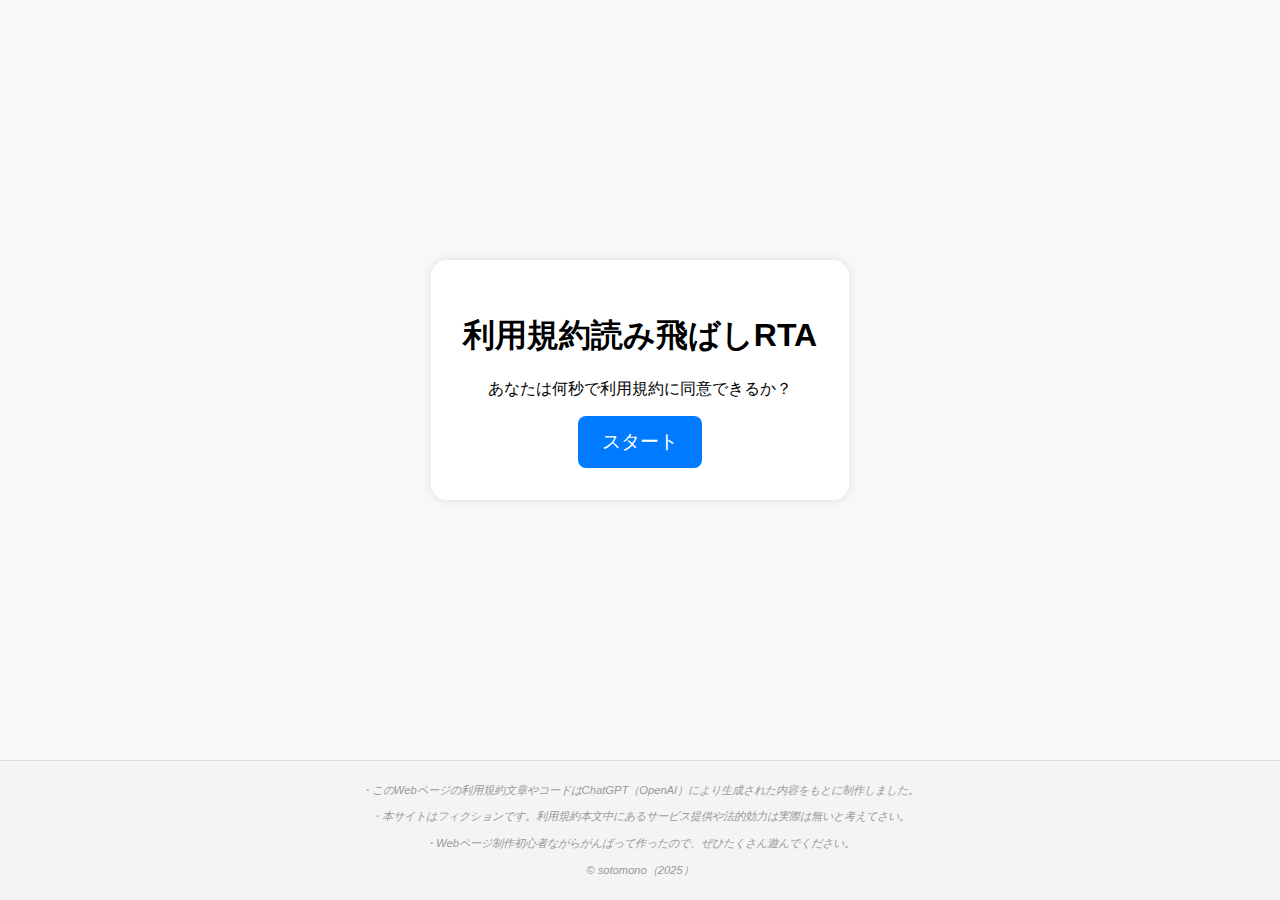
<file: index.html>
<!DOCTYPE html>
<html lang="ja">
<head>
  <meta charset="UTF-8">
  <title>利用規約RTA</title>
  <link rel="stylesheet" href="style-index.css">
</head>

<body>
  <main class="container">
  <div class="content-box">
    <h1>利用規約読み飛ばしRTA</h1>
    <p>あなたは何秒で利用規約に同意できるか？</p>
    <button id="startButton">スタート</button> 
  </div>
</main>

  <footer>
    <p>・このWebページの利用規約文章やコードはChatGPT（OpenAI）により生成された内容をもとに制作しました。</p>
    <p>・本サイトはフィクションです。利用規約本文中にあるサービス提供や法的効力は実際は無いと考えてさい。</p>
    <p>・Webページ制作初心者ながらがんばって作ったので、ぜひたくさん遊んでください。</p>
    <p>© sotomono（2025）</p>
  </footer>

  <script>
    document.getElementById("startButton").addEventListener("click", function () {
      window.location.href = "rta.html";
    });
  </script>
</body>
</html>
</file>
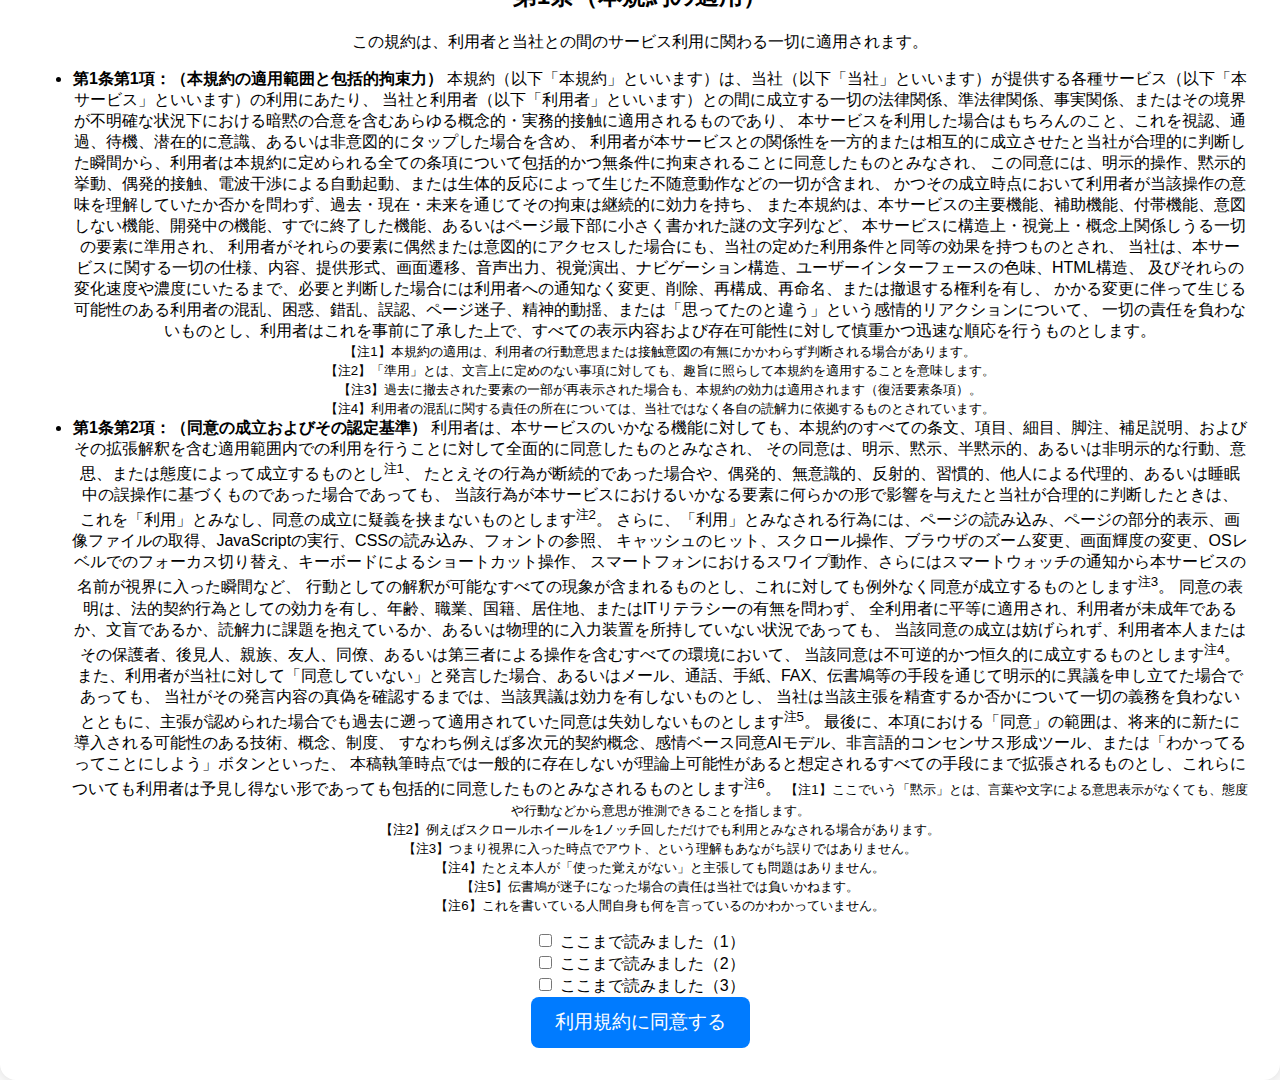
<file: rta.html>
<!DOCTYPE html>
<html lang="ja">

<head>
  <meta charset="UTF-8">
  <title>利用規約読み飛ばしRTA</title>
  <link rel="stylesheet" href="style.css">

  <meta name="viewport" content="width=device-width, initial-scale=1.0">
  <meta name="scroll-restoration" content="manual">
</head>

<body>
  <div class="container">
    <h1>利用規約</h1>
    <p id="timer">経過時間：0.00秒</p>

    <!-- 利用規約本体：ここに17条分貼り付ける -->
    <div id="terms">

      <!-- 第1条の例 -->
      <section id="section1">
           <h2>第1条（本規約の適用）</h2>
           <p>この規約は、利用者と当社との間のサービス利用に関わる一切に適用されます。</p>
           <ul>
             <li><strong>第1条第1項：（本規約の適用範囲と包括的拘束力）</strong>
                  本規約（以下「本規約」といいます）は、当社（以下「当社」といいます）が提供する各種サービス（以下「本サービス」といいます）の利用にあたり、
                  当社と利用者（以下「利用者」といいます）との間に成立する一切の法律関係、準法律関係、事実関係、またはその境界が不明確な状況下における暗黙の合意を含むあらゆる概念的・実務的接触に適用されるものであり、
                  本サービスを利用した場合はもちろんのこと、これを視認、通過、待機、潜在的に意識、あるいは非意図的にタップした場合を含め、
                   利用者が本サービスとの関係性を一方的または相互的に成立させたと当社が合理的に判断した瞬間から、利用者は本規約に定められる全ての条項について包括的かつ無条件に拘束されることに同意したものとみなされ、
                  この同意には、明示的操作、黙示的挙動、偶発的接触、電波干渉による自動起動、または生体的反応によって生じた不随意動作などの一切が含まれ、
                  かつその成立時点において利用者が当該操作の意味を理解していたか否かを問わず、過去・現在・未来を通じてその拘束は継続的に効力を持ち、
                  また本規約は、本サービスの主要機能、補助機能、付帯機能、意図しない機能、開発中の機能、すでに終了した機能、あるいはページ最下部に小さく書かれた謎の文字列など、
                  本サービスに構造上・視覚上・概念上関係しうる一切の要素に準用され、
                  利用者がそれらの要素に偶然または意図的にアクセスした場合にも、当社の定めた利用条件と同等の効果を持つものとされ、
                  当社は、本サービスに関する一切の仕様、内容、提供形式、画面遷移、音声出力、視覚演出、ナビゲーション構造、ユーザーインターフェースの色味、HTML構造、
                  及びそれらの変化速度や濃度にいたるまで、必要と判断した場合には利用者への通知なく変更、削除、再構成、再命名、または撤退する権利を有し、
                  かかる変更に伴って生じる可能性のある利用者の混乱、困惑、錯乱、誤認、ページ迷子、精神的動揺、または「思ってたのと違う」という感情的リアクションについて、
                  一切の責任を負わないものとし、利用者はこれを事前に了承した上で、すべての表示内容および存在可能性に対して慎重かつ迅速な順応を行うものとします。
                  <br>
                  <small>
                      【注1】本規約の適用は、利用者の行動意思または接触意図の有無にかかわらず判断される場合があります。<br>
                      【注2】「準用」とは、文言上に定めのない事項に対しても、趣旨に照らして本規約を適用することを意味します。<br>
                      【注3】過去に撤去された要素の一部が再表示された場合も、本規約の効力は適用されます（復活要素条項）。<br>
                      【注4】利用者の混乱に関する責任の所在については、当社ではなく各自の読解力に依拠するものとされています。
                  </small>
              </li>

             <li><strong>第1条第2項：（同意の成立およびその認定基準）</strong>
                  利用者は、本サービスのいかなる機能に対しても、本規約のすべての条文、項目、細目、脚注、補足説明、およびその拡張解釈を含む適用範囲内での利用を行うことに対して全面的に同意したものとみなされ、
                  その同意は、明示、黙示、半黙示的、あるいは非明示的な行動、意思、または態度によって成立するものとし<sup>注1</sup>、
                  たとえその行為が断続的であった場合や、偶発的、無意識的、反射的、習慣的、他人による代理的、あるいは睡眠中の誤操作に基づくものであった場合であっても、
                  当該行為が本サービスにおけるいかなる要素に何らかの形で影響を与えたと当社が合理的に判断したときは、
                  これを「利用」とみなし、同意の成立に疑義を挟まないものとします<sup>注2</sup>。
                  さらに、「利用」とみなされる行為には、ページの読み込み、ページの部分的表示、画像ファイルの取得、JavaScriptの実行、CSSの読み込み、フォントの参照、
                  キャッシュのヒット、スクロール操作、ブラウザのズーム変更、画面輝度の変更、OSレベルでのフォーカス切り替え、キーボードによるショートカット操作、
                  スマートフォンにおけるスワイプ動作、さらにはスマートウォッチの通知から本サービスの名前が視界に入った瞬間など、
                  行動としての解釈が可能なすべての現象が含まれるものとし、これに対しても例外なく同意が成立するものとします<sup>注3</sup>。
                  同意の表明は、法的契約行為としての効力を有し、年齢、職業、国籍、居住地、またはITリテラシーの有無を問わず、
                  全利用者に平等に適用され、利用者が未成年であるか、文盲であるか、読解力に課題を抱えているか、あるいは物理的に入力装置を所持していない状況であっても、
                  当該同意の成立は妨げられず、利用者本人またはその保護者、後見人、親族、友人、同僚、あるいは第三者による操作を含むすべての環境において、
                  当該同意は不可逆的かつ恒久的に成立するものとします<sup>注4</sup>。
                  また、利用者が当社に対して「同意していない」と発言した場合、あるいはメール、通話、手紙、FAX、伝書鳩等の手段を通じて明示的に異議を申し立てた場合であっても、
                  当社がその発言内容の真偽を確認するまでは、当該異議は効力を有しないものとし、
                  当社は当該主張を精査するか否かについて一切の義務を負わないとともに、主張が認められた場合でも過去に遡って適用されていた同意は失効しないものとします<sup>注5</sup>。
                  最後に、本項における「同意」の範囲は、将来的に新たに導入される可能性のある技術、概念、制度、
                  すなわち例えば多次元的契約概念、感情ベース同意AIモデル、非言語的コンセンサス形成ツール、または「わかってるってことにしよう」ボタンといった、
                  本稿執筆時点では一般的に存在しないが理論上可能性があると想定されるすべての手段にまで拡張されるものとし、これらについても利用者は予見し得ない形であっても包括的に同意したものとみなされるものとします<sup>注6</sup>。
                  <small>
                    【注1】ここでいう「黙示」とは、言葉や文字による意思表示がなくても、態度や行動などから意思が推測できることを指します。<br>
                    【注2】例えばスクロールホイールを1ノッチ回しただけでも利用とみなされる場合があります。<br>
                    【注3】つまり視界に入った時点でアウト、という理解もあながち誤りではありません。<br>
                    【注4】たとえ本人が「使った覚えがない」と主張しても問題はありません。<br>
                    【注5】伝書鳩が迷子になった場合の責任は当社では負いかねます。<br>
                    【注6】これを書いている人間自身も何を言っているのかわかっていません。
                  </small>
             </li>

              <!-- 以下4項目続けてもOK -->
           </ul>
      </section>

      <!-- 他のsection2〜17までここに追加してOK -->

      <!-- チェックポイント1 -->
      <div class="checkpoint-wrapper">
        <label><input type="checkbox" class="checkpoint"> ここまで読みました（1）</label>
      </div>

      <!-- チェックポイント2 -->
      <div class="checkpoint-wrapper">
        <label><input type="checkbox" class="checkpoint"> ここまで読みました（2）</label>
      </div>

      <!-- チェックポイント3 -->
      <div class="checkpoint-wrapper">
        <label><input type="checkbox" class="checkpoint"> ここまで読みました（3）</label>
      </div>

      <!-- 同意ボタン -->
      <button id="agreeButton">利用規約に同意する</button>

      <!-- 結果表示 -->
      <div id="resultMessage" class="result"></div>

    </div>
  </div>

  <script src="main.js"></script>
</body>
</html>
</file>
<file: style-index.css>
/* 全体を縦方向に構成 */
html, body {
  height: 100%;
  margin: 0;
  font-family: sans-serif;
  background-color: #f8f8f8;
  display: flex;
  flex-direction: column;
}

/* 中央コンテンツ部分 */
.container {
  flex: 1;
  display: flex;
  flex-direction: column;
  justify-content: center;
  align-items: center;
  padding: 2rem;
}

.content-box {
  text-align: center;
  padding: 2rem;
  background-color: white;
  border-radius: 1rem;
  box-shadow: 0 0 10px rgba(0,0,0,0.1);
}


/* フッター */
footer {
  padding: 10px 20px;
  text-align: center;
  font-size: 0.7em;
  color: #999;
  line-height: 1.4;
  border-top: 1px solid #ddd;
  background-color: #f4f4f4;
  font-style: italic;
}


/* ボタン */
button {
  font-size: 1.2rem;
  padding: 0.8rem 1.5rem;
  border: none;
  border-radius: 0.5rem;
  background-color: #007bff;
  color: white;
  cursor: pointer;
}

button:hover {
  background-color: #0056b3;
}
</file>
<file: style.css>
/* style.css */
body {
  font-family: sans-serif;
  background-color: #f8f8f8;
  display: flex;
  justify-content: center;
  align-items: center;
  height: 100vh;
  margin: 0;
}

.container {
  text-align: center;
  padding: 2rem;
  background-color: white;
  border-radius: 1rem;
  box-shadow: 0 0 10px rgba(0,0,0,0.1);
}

button {
  font-size: 1.2rem;
  padding: 0.8rem 1.5rem;
  border: none;
  border-radius: 0.5rem;
  background-color: #007bff;
  color: white;
  cursor: pointer;
}

button:hover {
  background-color: #0056b3;
}
</file>
